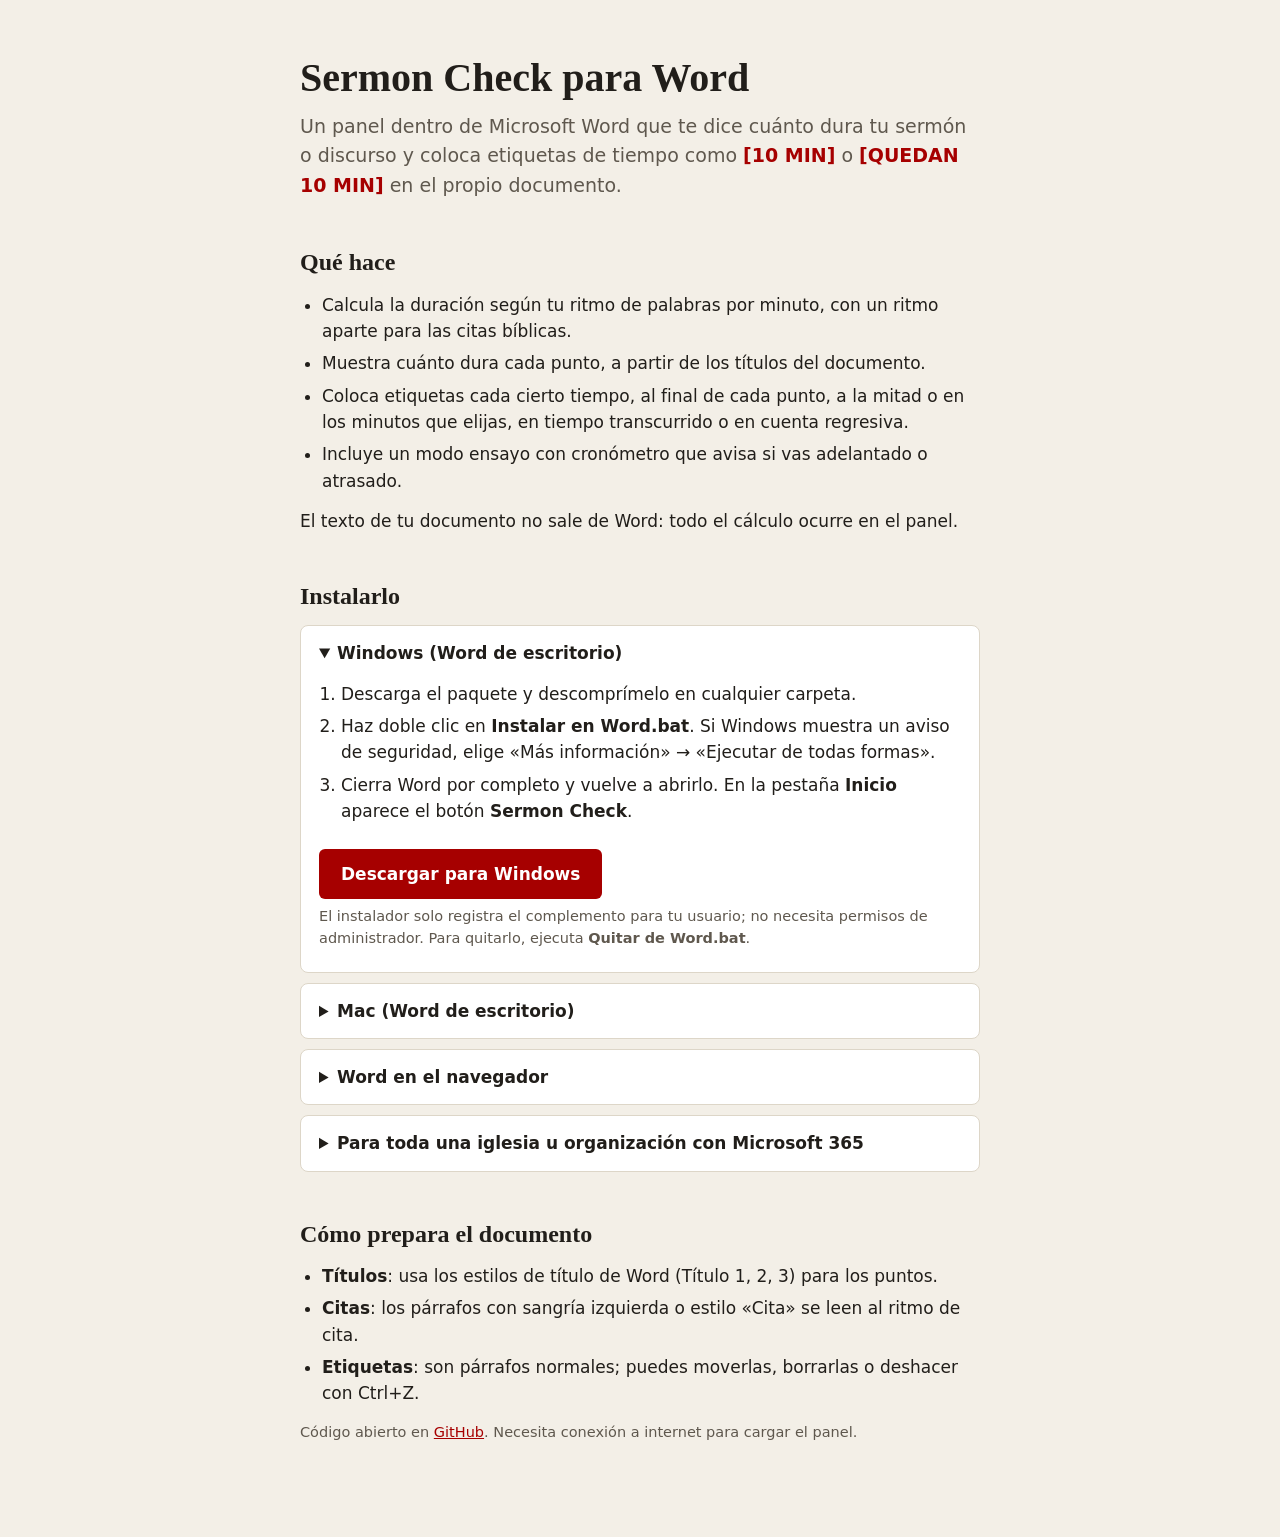
<file: index.html>
<!doctype html>
<html lang="es">
<head>
  <meta charset="utf-8">
  <meta name="viewport" content="width=device-width, initial-scale=1">
  <title>Sermon Check para Word</title>
  <meta name="description" content="Complemento gratuito para Microsoft Word que calcula cuánto dura un sermón o discurso y coloca etiquetas de tiempo en el documento.">
  <link rel="icon" href="assets/icon-32.png">
  <style>
    :root {
      --bg: #f3efe7; --paper: #ffffff; --ink: #211e1a; --ink-2: #5f584e; --line: #ddd6c8; --accent: #a60000;
      --sans: "Source Sans Pro", "Source Sans 3", "Segoe UI", system-ui, sans-serif;
      --serif: "Iowan Old Style", "Palatino Linotype", Palatino, Georgia, serif;
    }
    * { box-sizing: border-box; }
    body { margin: 0; background: var(--bg); color: var(--ink); font: 17px/1.55 var(--sans); }
    main { max-width: 720px; margin: 0 auto; padding: 56px 20px 80px; }
    h1 { font-family: var(--serif); font-size: 40px; line-height: 1.1; margin: 0 0 12px; text-wrap: balance; }
    h2 { font-family: var(--serif); font-size: 24px; margin: 44px 0 10px; }
    h3 { font-size: 17px; margin: 0; }
    p { margin: 0 0 14px; }
    .lead { font-size: 19px; color: var(--ink-2); max-width: 56ch; }
    .tag { color: var(--accent); font-weight: 700; }
    .btn {
      display: inline-block; background: var(--accent); color: #fff; text-decoration: none; font-weight: 600;
      padding: 12px 22px; border-radius: 6px; margin: 10px 0 6px;
    }
    .btn:hover { background: #8a0000; }
    .small { font-size: 14.5px; color: var(--ink-2); }
    ul, ol { padding-left: 22px; margin: 0 0 14px; }
    li { margin-bottom: 6px; }
    details { background: var(--paper); border: 1px solid var(--line); border-radius: 8px; padding: 0 18px; margin-bottom: 10px; }
    summary { cursor: pointer; padding: 14px 0; font-weight: 600; }
    details[open] { padding-bottom: 8px; }
    code { background: #ebe6da; padding: 1px 5px; border-radius: 4px; font-size: 0.9em; overflow-wrap: anywhere; }
    a { color: var(--accent); }
    :focus-visible { outline: 2px solid var(--accent); outline-offset: 2px; }
  </style>
</head>
<body>
  <main>
    <h1>Sermon Check para Word</h1>
    <p class="lead">Un panel dentro de Microsoft Word que te dice cuánto dura tu sermón o discurso y coloca etiquetas de tiempo como <span class="tag">[10 MIN]</span> o <span class="tag">[QUEDAN 10 MIN]</span> en el propio documento.</p>

    <h2>Qué hace</h2>
    <ul>
      <li>Calcula la duración según tu ritmo de palabras por minuto, con un ritmo aparte para las citas bíblicas.</li>
      <li>Muestra cuánto dura cada punto, a partir de los títulos del documento.</li>
      <li>Coloca etiquetas cada cierto tiempo, al final de cada punto, a la mitad o en los minutos que elijas, en tiempo transcurrido o en cuenta regresiva.</li>
      <li>Incluye un modo ensayo con cronómetro que avisa si vas adelantado o atrasado.</li>
    </ul>
    <p>El texto de tu documento no sale de Word: todo el cálculo ocurre en el panel.</p>

    <h2>Instalarlo</h2>
    <details open>
      <summary>Windows (Word de escritorio)</summary>
      <ol>
        <li>Descarga el paquete y descomprímelo en cualquier carpeta.</li>
        <li>Haz doble clic en <b>Instalar en Word.bat</b>. Si Windows muestra un aviso de seguridad, elige «Más información» → «Ejecutar de todas formas».</li>
        <li>Cierra Word por completo y vuelve a abrirlo. En la pestaña <b>Inicio</b> aparece el botón <b>Sermon Check</b>.</li>
      </ol>
      <a class="btn" href="sermon-check-word.zip" download>Descargar para Windows</a>
      <p class="small">El instalador solo registra el complemento para tu usuario; no necesita permisos de administrador. Para quitarlo, ejecuta <b>Quitar de Word.bat</b>.</p>
    </details>
    <details>
      <summary>Mac (Word de escritorio)</summary>
      <ol>
        <li>Descarga <a href="manifest.xml" download>manifest.xml</a>.</li>
        <li>En Finder, pulsa <b>Cmd + Mayús + G</b> y ve a <code>~/Library/Containers/com.microsoft.Word/Data/Documents/wef</code>. Si la carpeta <code>wef</code> no existe, créala dentro de <code>Documents</code>.</li>
        <li>Copia <code>manifest.xml</code> en esa carpeta y reinicia Word.</li>
        <li>En <b>Inicio</b> → <b>Complementos</b>, abre la lista de «Mis complementos» y elige <b>Sermon Check</b> en «Complementos de desarrollador».</li>
      </ol>
    </details>
    <details>
      <summary>Word en el navegador</summary>
      <ol>
        <li>Descarga <a href="manifest.xml" download>manifest.xml</a>.</li>
        <li>Abre un documento en Word para la web y ve a <b>Inicio</b> → <b>Complementos</b> → <b>Más complementos</b>.</li>
        <li>En «Mis complementos», elige <b>Cargar mi complemento</b> y selecciona el archivo.</li>
      </ol>
    </details>
    <details>
      <summary>Para toda una iglesia u organización con Microsoft 365</summary>
      <p>Quien administre Microsoft 365 puede instalarlo a todos de una vez: en el Centro de administración, <b>Configuración</b> → <b>Aplicaciones integradas</b> → <b>Cargar aplicaciones personalizadas</b>, usando <a href="manifest.xml" download>manifest.xml</a>.</p>
    </details>

    <h2>Cómo prepara el documento</h2>
    <ul>
      <li><b>Títulos</b>: usa los estilos de título de Word (Título 1, 2, 3) para los puntos.</li>
      <li><b>Citas</b>: los párrafos con sangría izquierda o estilo «Cita» se leen al ritmo de cita.</li>
      <li><b>Etiquetas</b>: son párrafos normales; puedes moverlas, borrarlas o deshacer con Ctrl+Z.</li>
    </ul>

    <p class="small">Código abierto en <a href="https://github.com/lfsantana/sermon-check-word">GitHub</a>. Necesita conexión a internet para cargar el panel.</p>
  </main>
</body>
</html>
</file>
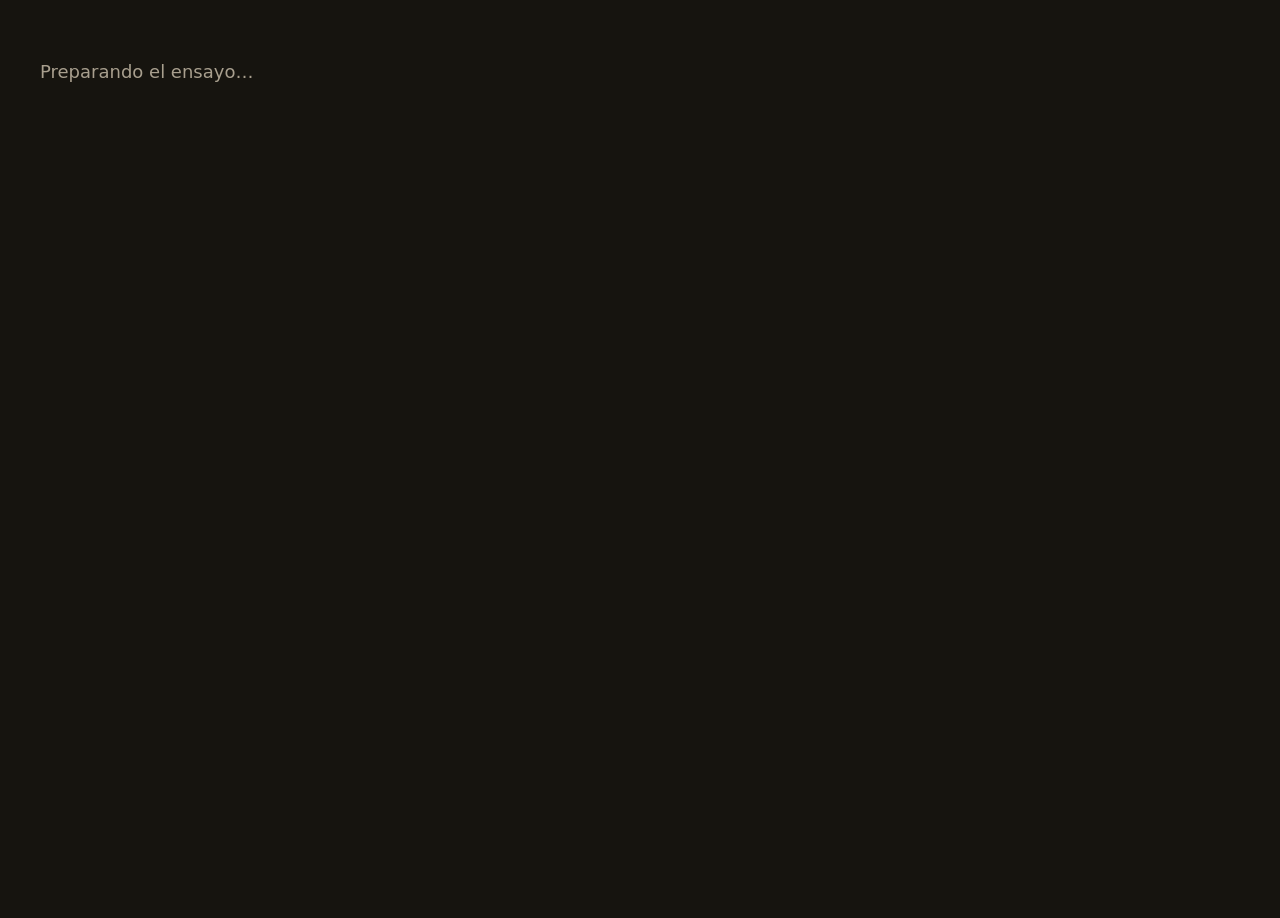
<file: ensayo.html>
<!doctype html>
<html lang="es">
<head>
  <meta charset="utf-8">
  <meta name="viewport" content="width=device-width, initial-scale=1">
  <title>Sermon Check · Modo ensayo</title>
  <link rel="stylesheet" href="ensayo.css">
  <script src="https://appsforoffice.microsoft.com/lib/1/hosted/office.js"></script>
</head>
<body>
  <p class="waiting" id="waiting">Preparando el ensayo…</p>
  <div class="rehearsal" id="rehearsal" hidden></div>
  <script type="module" src="js/ensayo.js"></script>
</body>
</html>
</file>
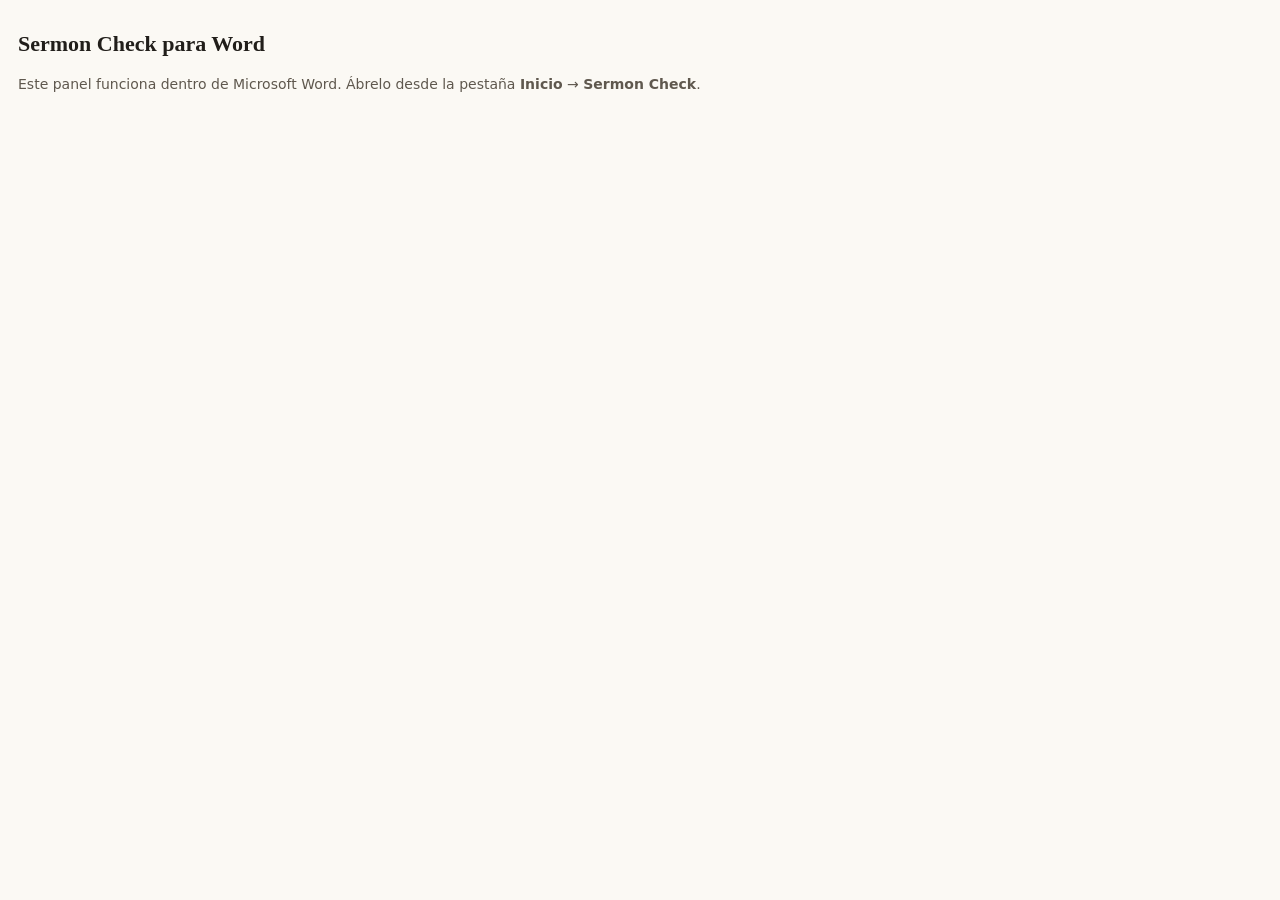
<file: taskpane.html>
<!doctype html>
<html lang="es">
<head>
  <meta charset="utf-8">
  <meta name="viewport" content="width=device-width, initial-scale=1">
  <title>Sermon Check</title>
  <link rel="stylesheet" href="taskpane.css">
  <script src="https://appsforoffice.microsoft.com/lib/1/hosted/office.js"></script>
</head>
<body>
  <div class="notice" id="notice" role="status" hidden>
    <span id="noticeText"></span>
    <button type="button" class="notice-x" id="noticeClose" aria-label="Cerrar aviso">×</button>
  </div>

  <main id="app" hidden>
    <section class="summary" aria-label="Resumen">
      <div class="total"><span id="statTotal">0:00</span><small>duración estimada</small></div>
      <div class="stats">
        <div><b id="statWords">0</b> palabras</div>
        <div><b id="statInDoc">0</b> <span id="statInDocLabel">etiquetas en el documento</span></div>
      </div>
      <button type="button" class="icon-btn" id="btnRefresh" title="Volver a leer el documento" aria-label="Volver a leer el documento">↻</button>
    </section>

    <section class="actions" aria-label="Acciones">
      <button type="button" class="btn primary" id="btnPlace">Colocar etiquetas</button>
      <div class="actions-row">
        <button type="button" class="btn" id="btnCursor" title="Añade una etiqueta después del párrafo donde está el cursor">Etiqueta en el cursor</button>
        <button type="button" class="btn" id="btnRehearse">Modo ensayo</button>
      </div>
      <div class="actions-row">
        <button type="button" class="btn ghost" id="btnRecalc" title="Deja cada etiqueta donde está y corrige su tiempo">Actualizar tiempos</button>
        <button type="button" class="btn ghost" id="btnRemove">Quitar etiquetas</button>
      </div>
      <p class="hint" id="planHint"></p>
    </section>

    <details class="panel" open>
      <summary>Ritmo</summary>
      <div class="field">
        <label for="wpm">Palabras por minuto</label>
        <div class="row">
          <input type="number" id="wpm" data-setting="wpm" min="40" max="300" step="1" inputmode="numeric">
          <div class="seg" role="group" aria-label="Preajustes de ritmo">
            <button type="button" data-wpm="100">Lento</button>
            <button type="button" data-wpm="120">Normal</button>
            <button type="button" data-wpm="140">Rápido</button>
          </div>
        </div>
      </div>
      <div class="field">
        <label for="quoteWpm">Ritmo al leer citas bíblicas</label>
        <div class="row"><input type="number" id="quoteWpm" data-setting="quoteWpm" min="40" max="300" step="1" inputmode="numeric"><span class="unit">palabras/min</span></div>
      </div>
      <div class="field two">
        <div>
          <label for="headingPause">Pausa por título</label>
          <div class="row"><input type="number" id="headingPause" data-setting="headingPause" min="0" max="120" step="1" inputmode="numeric"><span class="unit">s</span></div>
        </div>
        <div>
          <label for="margin">Margen para improvisar</label>
          <div class="row"><input type="number" id="margin" data-setting="margin" min="0" max="100" step="1" inputmode="numeric"><span class="unit">%</span></div>
        </div>
      </div>
    </details>

    <details class="panel" open>
      <summary>Etiquetas de tiempo</summary>
      <div class="rule">
        <input type="checkbox" id="useEveryMin" data-setting="useEveryMin">
        <label for="useEveryMin">Cada</label>
        <input type="number" class="sm" data-setting="everyMin" min="0.5" max="120" step="0.5" aria-label="Minutos entre etiquetas">
        <span class="unit">minutos</span>
      </div>
      <div class="rule">
        <input type="checkbox" id="useEveryWords" data-setting="useEveryWords">
        <label for="useEveryWords">Cada</label>
        <input type="number" class="sm" data-setting="everyWords" min="50" max="20000" step="50" aria-label="Palabras entre etiquetas">
        <span class="unit">palabras</span>
      </div>
      <div class="rule">
        <input type="checkbox" id="useEndOfLevel" data-setting="useEndOfLevel">
        <label for="useEndOfLevel">Al finalizar cada</label>
        <select data-setting="endOfLevel" aria-label="Nivel de punto">
          <option value="1">punto principal</option>
          <option value="2">subpunto</option>
          <option value="3">sub-subpunto</option>
        </select>
      </div>
      <div class="rule wrap">
        <input type="checkbox" id="usePercents" data-setting="usePercents">
        <label for="usePercents">Al avanzar</label>
        <span class="chips" id="percents">
          <label><input type="checkbox" value="25">25 %</label>
          <label><input type="checkbox" value="50">mitad</label>
          <label><input type="checkbox" value="75">75 %</label>
        </span>
      </div>
      <div class="rule wrap">
        <input type="checkbox" id="useAtMinutes" data-setting="useAtMinutes">
        <label for="useAtMinutes">En estos minutos</label>
        <input type="text" class="wide" data-setting="atMinutes" placeholder="10, 15, 20, 30" aria-label="Minutos específicos separados por comas">
      </div>
      <div class="field">
        <span class="label">Formato</span>
        <div class="seg" role="group" aria-label="Formato de etiqueta">
          <button type="button" data-format="min">[10 MIN]</button>
          <button type="button" data-format="clock">[10:30]</button>
        </div>
      </div>
      <div class="field">
        <span class="label">Las etiquetas muestran</span>
        <div class="seg" role="group" aria-label="Qué muestran las etiquetas">
          <button type="button" data-countdown="0">Tiempo transcurrido</button>
          <button type="button" data-countdown="1">Cuenta regresiva</button>
        </div>
      </div>
      <div class="field" id="countdownField" hidden>
        <label for="countdownFrom">Tiempo disponible</label>
        <div class="row"><input type="number" id="countdownFrom" data-setting="countdownFrom" min="0" max="600" step="1" inputmode="numeric" placeholder="auto"><span class="unit">min · vacío = duración estimada</span></div>
      </div>
    </details>

    <details class="panel" open>
      <summary>Tiempo por punto</summary>
      <label class="check"><input type="checkbox" id="showSub"> Mostrar subpuntos</label>
      <ol class="list" id="sections"></ol>
    </details>

    <details class="panel">
      <summary>Dónde irán las etiquetas <span class="count" id="plannedCount"></span></summary>
      <ol class="list" id="planned"></ol>
    </details>
    <p class="share">¿Te sirve? <a href="https://lfsantana.github.io/sermon-check-word/" target="_blank" rel="noopener">Comparte Sermon Check</a> con otros predicadores.</p>
  </main>

  <div class="outside" id="outside" hidden>
    <h1>Sermon Check para Word</h1>
    <p>Este panel funciona dentro de Microsoft Word. Ábrelo desde la pestaña <b>Inicio</b> → <b>Sermon Check</b>.</p>
  </div>

  <script type="module" src="js/taskpane.js"></script>
</body>
</html>
</file>
<file: ensayo.css>
/* Ventana de ensayo. Las reglas .rh-* son las mismas que en la aplicación local. */
:root {
  --paper: #ffffff; --ink: #211e1a; --ink-2: #5f584e; --ink-3: #8d8578;
  --line: #ddd6c8; --line-2: #ebe6da; --accent: #a60000;
  --sans: "Source Sans Pro", "Source Sans 3", "Segoe UI", system-ui, sans-serif;
  --serif: "Iowan Old Style", "Palatino Linotype", Palatino, Georgia, serif;
}
* { box-sizing: border-box; }
[hidden] { display: none !important; }
html, body { height: 100%; }
body { margin: 0; background: #16140f; color: #efe9dc; font: 15px/1.5 var(--sans); }
h2, h3 { margin: 0; font-weight: 600; }
button { font: inherit; color: inherit; }
.btn { border: 1px solid var(--line); border-radius: 6px; cursor: pointer; font-weight: 600; font-size: 14px; white-space: nowrap; }
:focus-visible { outline: 2px solid #e0503f; outline-offset: 2px; }
.waiting { padding: 40px; color: #a89f8e; font-size: 18px; }

/* ---- Ensayo ---- */
.rehearsal {
  position: fixed; inset: 0; z-index: 20; background: #16140f; color: #efe9dc;
  display: flex; flex-direction: column;
}
.rh-bar {
  display: flex; align-items: center; gap: 24px; padding: 14px 28px;
  border-bottom: 1px solid #332f27; flex: none; flex-wrap: wrap;
}
.rh-clock { font-family: var(--serif); font-size: 54px; line-height: 1; font-variant-numeric: tabular-nums; min-width: 150px; }
.rh-drift { font-size: 22px; font-weight: 700; padding: 4px 14px; border-radius: 999px; background: #2a2620; }
.rh-drift[data-state="late"] { background: #a60000; color: #fff; }
.rh-drift[data-state="early"] { background: #1f5f8b; color: #fff; }
.rh-drift[data-state="ok"] { background: #2c6e49; color: #fff; }
.rh-plan { flex: 1; color: #a89f8e; font-variant-numeric: tabular-nums; min-width: 200px; }
.rh-actions { display: flex; gap: 8px; }
.rehearsal .btn { background: #2a2620; border-color: #443f35; color: #efe9dc; padding: 10px 18px; }
.rehearsal .btn.primary { background: #efe9dc; border-color: #efe9dc; color: #16140f; }
.rh-text { flex: 1; overflow-y: auto; padding: 32px max(24px, calc((100% - 900px) / 2)) 50vh; font-size: 26px; line-height: 1.5; outline: none; }
.rh-block { margin: 0 0 18px; padding: 6px 14px; border-left: 4px solid transparent; cursor: pointer; color: #d6cebd; border-radius: 2px; }
.rh-block.done { color: #6f685b; }
.rh-block.current { color: #fffdf7; border-left-color: #e0503f; background: #211e18; }
h3.rh-block { font-size: 30px; font-weight: 700; margin-top: 28px; }
.rh-block.k-ref { font-weight: 700; }
.rh-block.k-quote { padding-left: 32px; font-style: italic; }
.rh-marker { color: #ff6b5b; font-weight: 700; font-size: 30px; margin: 4px 0 20px 18px; }
.rh-help { flex: none; text-align: center; padding: 8px; color: #7d7566; font-size: 13.5px; border-top: 1px solid #332f27; }
.rh-result { position: absolute; inset: 0; background: rgba(12, 11, 8, 0.82); display: grid; place-items: center; padding: 24px; }
.rh-card { background: var(--paper); color: var(--ink); border-radius: 10px; padding: 28px 32px; max-width: 520px; width: 100%; }
.rh-card h2 { font-family: var(--serif); font-size: 24px; margin-bottom: 16px; }
.rh-card dl { margin: 0 0 22px; }
.rh-card dl div { display: flex; justify-content: space-between; gap: 16px; padding: 8px 0; border-top: 1px solid var(--line-2); }
.rh-card dt { color: var(--ink-2); }
.rh-card dd { margin: 0; font-weight: 600; font-variant-numeric: tabular-nums; text-align: right; }
.rh-card .muted { color: var(--ink-3); font-weight: 400; }
.rh-card-actions { display: flex; gap: 8px; flex-wrap: wrap; }
.rh-card .btn { background: var(--paper); border-color: var(--line); color: var(--ink); }
.rh-card .btn.primary { background: var(--accent); border-color: var(--accent); color: #fff; }
</file>
<file: taskpane.css>
:root {
  --bg: #f3efe7;
  --surface: #fbf9f4;
  --paper: #ffffff;
  --ink: #211e1a;
  --ink-2: #5f584e;
  --ink-3: #8d8578;
  --line: #ddd6c8;
  --line-2: #ebe6da;
  --accent: #a60000;
  --accent-soft: #f6e4e1;
  --sans: "Source Sans Pro", "Source Sans 3", "Segoe UI", system-ui, sans-serif;
  --serif: "Iowan Old Style", "Palatino Linotype", Palatino, Georgia, serif;
}

* { box-sizing: border-box; }
[hidden] { display: none !important; }

body { margin: 0; background: var(--surface); color: var(--ink); font: 14px/1.45 var(--sans); }
h1 { font-family: var(--serif); font-size: 22px; margin: 0 0 8px; }
button, input, select { font: inherit; color: inherit; }
:focus-visible { outline: 2px solid var(--accent); outline-offset: 2px; }

.notice {
  display: flex; align-items: flex-start; gap: 8px; padding: 9px 14px;
  background: var(--accent-soft); color: #5c0d0d; border-bottom: 1px solid #e6c4bf;
  position: sticky; top: 0; z-index: 2;
}
.notice span { flex: 1; }
.notice-x { border: 0; background: none; font-size: 18px; line-height: 1; cursor: pointer; color: inherit; padding: 0 2px; }

.summary { display: flex; align-items: flex-end; gap: 14px; padding: 16px 14px 12px; background: var(--bg); border-bottom: 1px solid var(--line); }
.total { display: flex; flex-direction: column; }
.total span { font-family: var(--serif); font-size: 42px; font-weight: 600; line-height: 1; color: var(--accent); font-variant-numeric: tabular-nums; }
.total small { color: var(--ink-2); font-size: 12.5px; margin-top: 3px; }
.stats { flex: 1; min-width: 0; color: var(--ink-2); font-size: 13px; padding-bottom: 1px; }
.stats b { color: var(--ink); font-variant-numeric: tabular-nums; }
.icon-btn {
  border: 1px solid var(--line); background: var(--paper); border-radius: 6px; cursor: pointer;
  width: 30px; height: 30px; font-size: 16px; line-height: 1; flex: none; align-self: flex-start;
}
.icon-btn:hover { border-color: var(--ink-3); }

.actions { padding: 12px 14px; display: flex; flex-direction: column; gap: 8px; border-bottom: 1px solid var(--line-2); }
.actions-row { display: grid; grid-template-columns: 1fr 1fr; gap: 8px; }
.btn {
  border: 1px solid var(--line); background: var(--paper); padding: 7px 8px; border-radius: 6px;
  cursor: pointer; font-weight: 600; font-size: 13.5px; text-align: center;
}
.btn:hover { border-color: var(--ink-3); }
.btn.primary { background: var(--accent); border-color: var(--accent); color: #fff; padding: 9px 8px; font-size: 14.5px; }
.btn.primary:hover { background: #8a0000; border-color: #8a0000; }
.btn.ghost { background: transparent; color: var(--ink-2); font-weight: 400; }
.btn:disabled { opacity: 0.45; cursor: default; }
.hint { color: var(--ink-2); font-size: 12.5px; margin: 2px 0 0; }

.panel { border-bottom: 1px solid var(--line-2); padding: 0 14px; }
.panel > summary {
  cursor: pointer; padding: 12px 0; font-size: 11.5px; letter-spacing: 0.09em; text-transform: uppercase;
  color: var(--ink-2); font-weight: 600; list-style-position: inside;
}
.panel[open] { padding-bottom: 14px; }
.panel .count { letter-spacing: 0; color: var(--ink-3); font-weight: 400; }
.field { margin-bottom: 12px; }
.field:last-child { margin-bottom: 0; }
.field label, .field .label { display: block; font-size: 13px; color: var(--ink-2); margin-bottom: 4px; }
.field.two { display: grid; grid-template-columns: 1fr 1fr; gap: 12px; }
.row { display: flex; align-items: center; gap: 8px; flex-wrap: wrap; }
.unit { color: var(--ink-3); font-size: 13px; white-space: nowrap; }

input[type="number"], input[type="text"], select {
  border: 1px solid var(--line); background: var(--paper); border-radius: 6px; padding: 5px 7px; width: 68px; min-width: 0;
}
input.sm { width: 62px; }
input.wide { width: 100%; flex: 1 1 100%; margin-left: 24px; }
select { width: auto; flex: 1; min-width: 0; }
input[type="checkbox"] { accent-color: var(--accent); width: 16px; height: 16px; margin: 0; flex: none; }

.seg { display: inline-flex; border: 1px solid var(--line); border-radius: 6px; overflow: hidden; background: var(--paper); }
.seg button { border: 0; background: none; padding: 5px 9px; cursor: pointer; font-size: 13px; border-left: 1px solid var(--line); }
.seg button:first-child { border-left: 0; }
.seg button[aria-pressed="true"] { background: var(--ink); color: #fff; }

.rule { display: flex; align-items: center; gap: 8px; margin-bottom: 10px; min-height: 30px; }
.rule.wrap { flex-wrap: wrap; }
.rule > label { white-space: nowrap; }
.rule.offed > :not(input[type="checkbox"]):not(label[for]) { opacity: 0.5; }
.chips { display: inline-flex; gap: 5px; flex-wrap: wrap; }
.chips label {
  display: inline-flex; align-items: center; gap: 4px; font-size: 13px;
  border: 1px solid var(--line); border-radius: 999px; padding: 1px 8px 1px 5px; background: var(--paper); cursor: pointer;
}
.chips input { width: 13px; height: 13px; }
.check { display: inline-flex; align-items: center; gap: 6px; font-size: 13px; color: var(--ink-2); cursor: pointer; margin-bottom: 6px; }

.list { list-style: none; margin: 0; padding: 0; }
.list li {
  display: grid; grid-template-columns: 42px minmax(0, 1fr) auto; gap: 8px; align-items: baseline;
  padding: 5px 0; border-top: 1px solid var(--line-2); cursor: pointer;
}
.list li:hover .li-title { color: var(--accent); }
.list li.sub .li-title { padding-left: 12px; color: var(--ink-2); }
.li-start { color: var(--ink-3); font-variant-numeric: tabular-nums; font-size: 12.5px; }
.li-title { overflow: hidden; text-overflow: ellipsis; white-space: nowrap; }
.li-end { text-align: right; font-variant-numeric: tabular-nums; font-weight: 600; }
.li-label { color: var(--accent); font-weight: 700; font-size: 12.5px; white-space: nowrap; }
.list .empty { display: block; color: var(--ink-3); cursor: default; }

.outside { padding: 28px 18px; color: var(--ink-2); }
.outside h1 { color: var(--ink); }

.share { padding: 14px; margin: 0; color: var(--ink-2); font-size: 12.5px; }
.share a { color: var(--accent); }
.seg { flex-wrap: wrap; }
</file>
